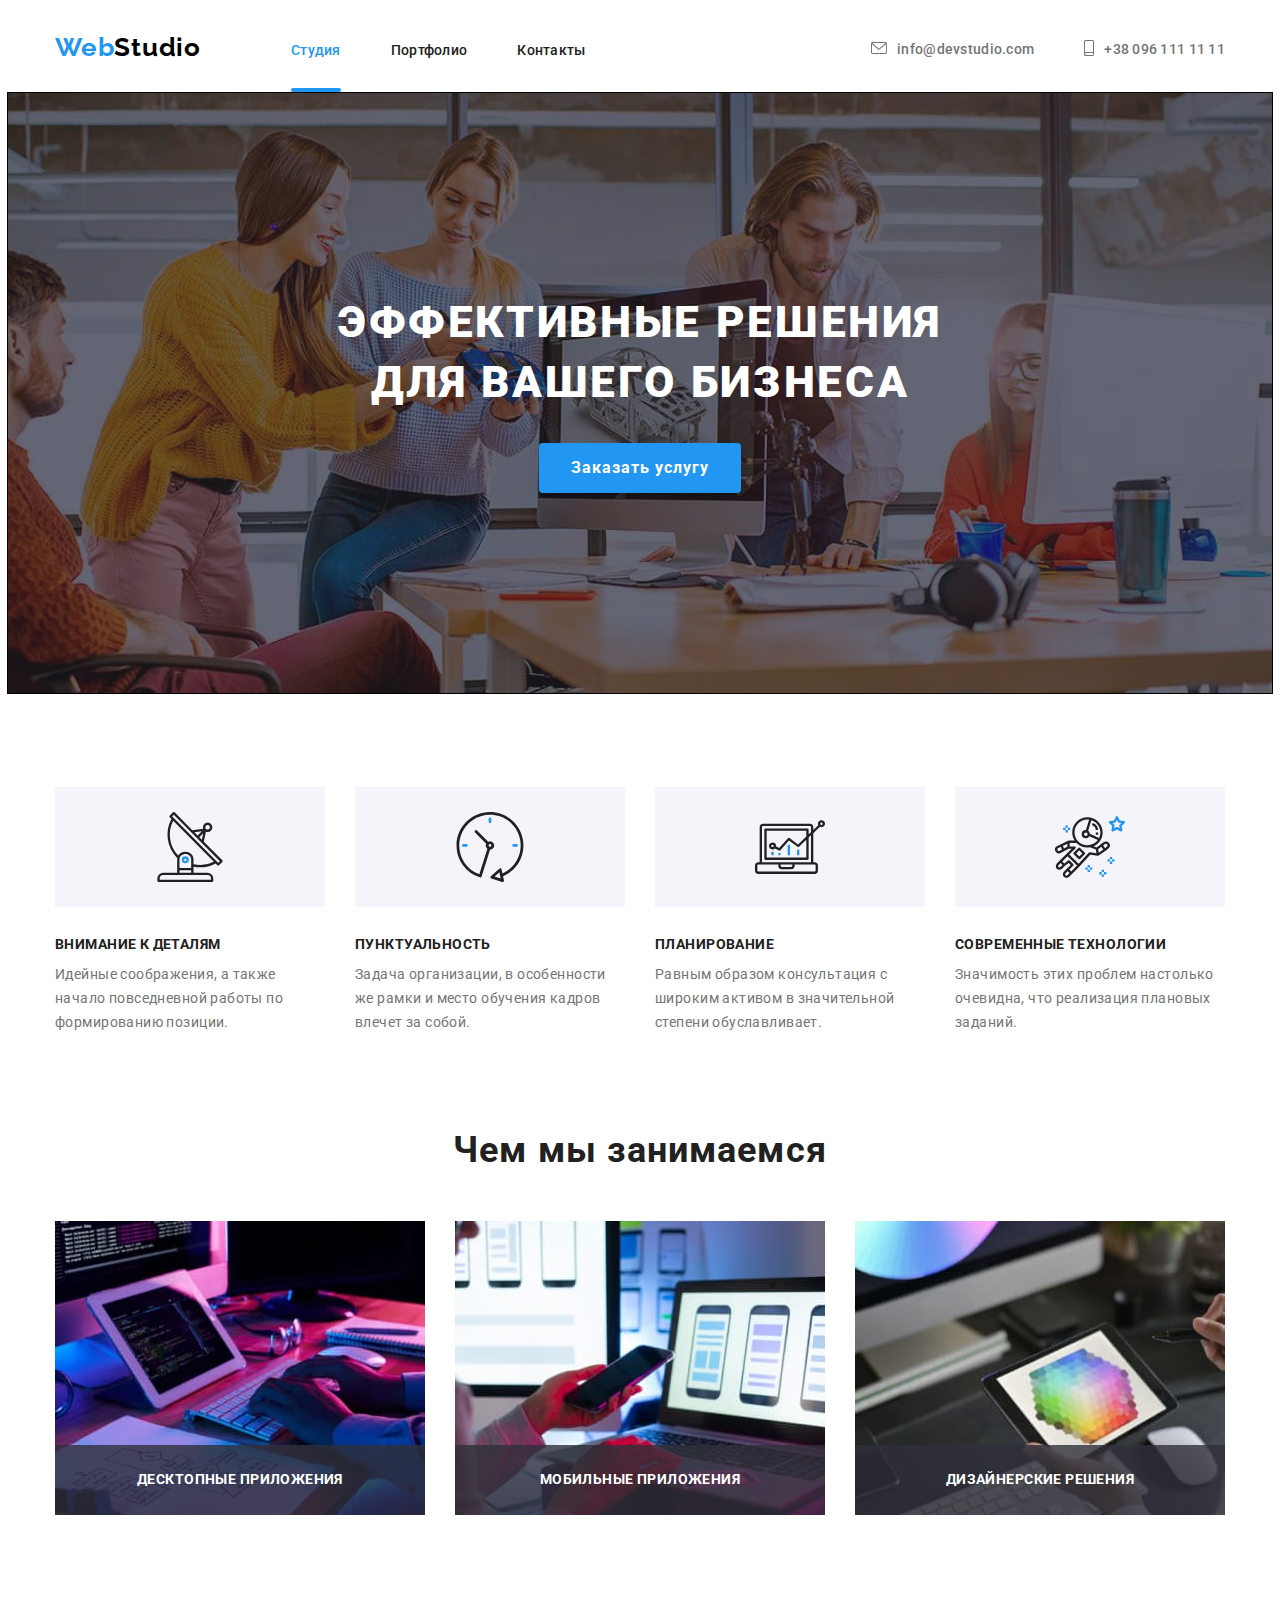
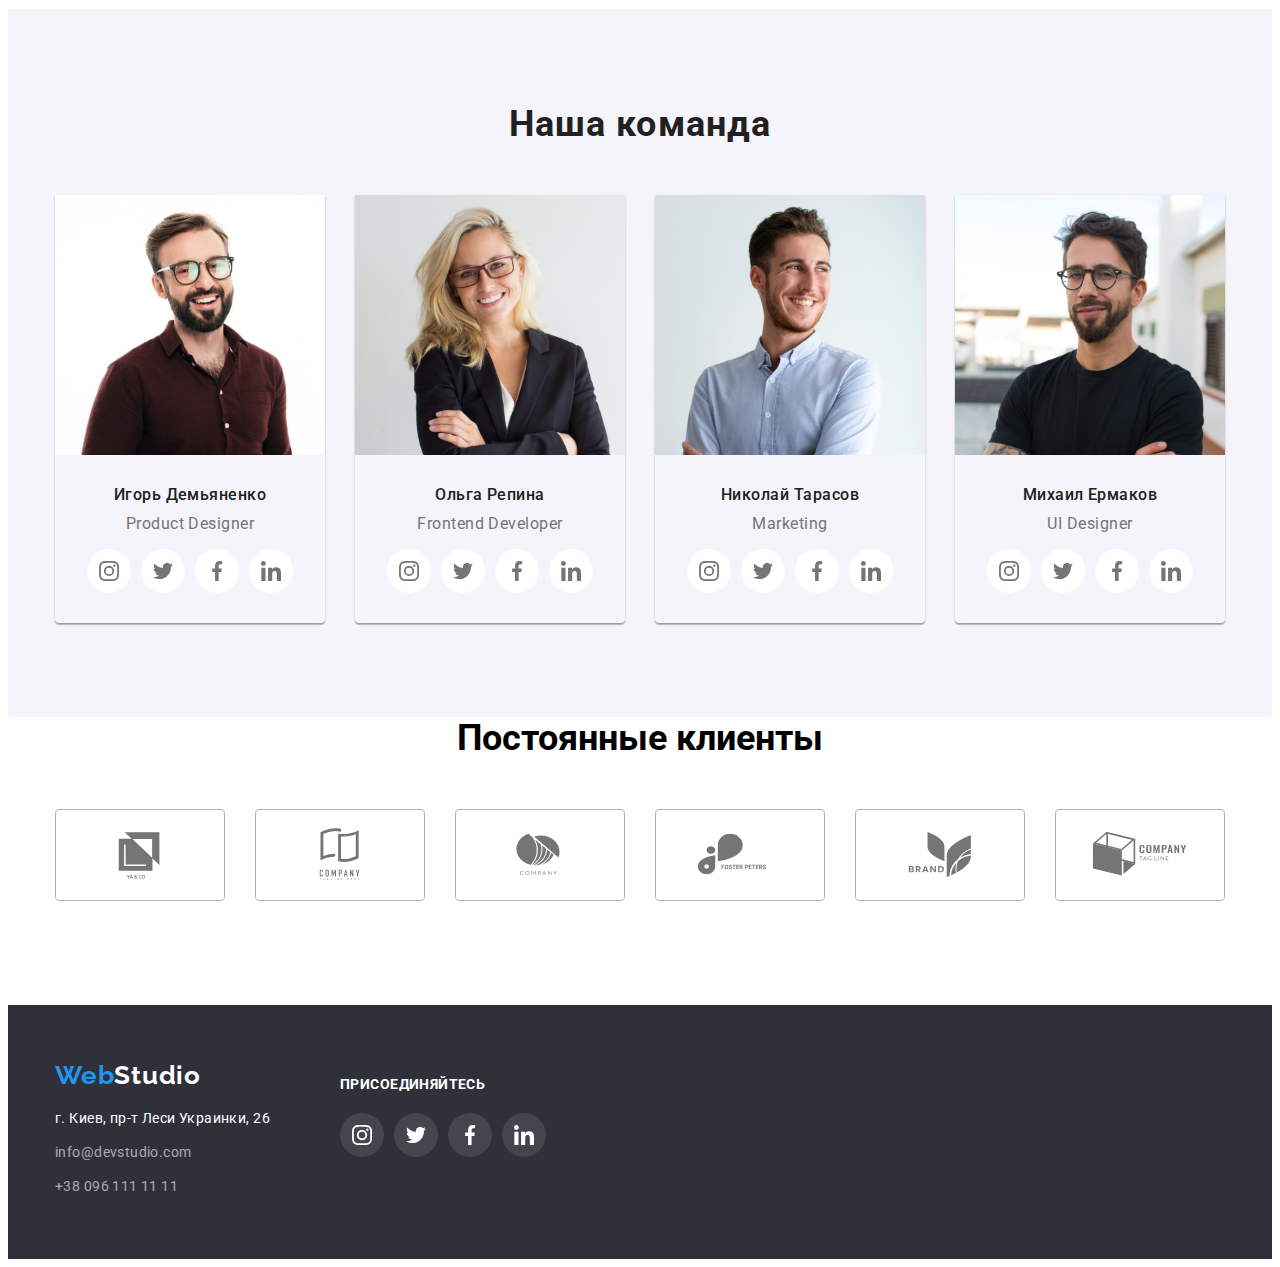
<file: index.html>
<!DOCTYPE html>
<html lang="ru">
  <head>
    <meta charset="UTF-8" />
    <meta http-equiv="X-UA-Compatible" content="IE=edge" />
    <meta name="viewport" content="width=device-width, initial-scale=1.0" />
    <link rel="preconnect" href="https://fonts.googleapis.com" />
    <link rel="preconnect" href="https://fonts.gstatic.com" crossorigin />
    <link
      href="https://fonts.googleapis.com/css2?family=Raleway:wght@700&family=Roboto:wght@400;500;700;900&display=swap"
      rel="stylesheet"
    />
    <link
      rel="stylesheet"
      href="https://cdnjs.cloudflare.com/ajax/libs/modern-normalize/1.1.0/modern-normalize.min.css"
      integrity="sha512-wpPYUAdjBVSE4KJnH1VR1HeZfpl1ub8YT/NKx4PuQ5NmX2tKuGu6U/JRp5y+Y8XG2tV+wKQpNHVUX03MfMFn9Q=="
      crossorigin="anonymous"
      referrerpolicy="no-referrer"
    />
    <link rel="stylesheet" href="styles/style.css" />
    <title>Студия</title>
  </head>
  <body>
    <header class="style-header">
      <div class="container">
        <div class="main-container">
          <nav class="navigation-container">
            <a href="example@studio.com" class="webstudio link"
              ><span class="web-link">Web</span
              ><span class="studio-link">Studio</span></a
            >
            <ul class="navigation list">
              <li class="header-item active">
                <div class="over-first-link">
                  <a href="index.html" class="studio link">Студия</a>
                </div>
              </li>
              <li class="header-item">
                <div class="over-second-link">
                  <a href="portfolio.html" class="portfolio link">Портфолио</a>
                </div>
              </li>
              <li class="header-item">
                <div class="over-thirst-link">
                  <a href="portfolio.html"><a href="#0" class="contacts link">Контакты</a></div>
              </li>
            </ul>
          </nav>
          <ul class="list-contacts list">
            <li>
              <a href="mailto:info@devstudio.com" class="mail link"
                ><span>
                  <svg class="mail-icon" width="16px" height="12px">
                    <use
                      href="./images/icons.svg#icon-icon-mail"
                    ></use></svg></span
                >info@devstudio.com</a
              >
            </li>
            <li>
              <a href="tel:+380961111111" class="telephone link"
                ><span>
                  <svg class="telephone-icon" width="10px" height="16px">
                    <use
                      href="./images/icons.svg#icon-icon-telephone"
                    ></use></svg></span
                >+38 096 111 11 11</a
              >
            </li>
          </ul>
        </div>
      </div>
    </header>
    <!--Main-->
    <main>
      <section class="solutions overlay">
        <h1 class="core">Эффективные решения для вашего бизнеса</h1>
        <button type="button" class="order">Заказать услугу</button>
      </section>
      <section class="section">
        <div class="container">
          <!--Hidden h2-->
          <h2 hidden>Наши преимущества</h2>
          <ul class="list skills">
            <li class="skills-list attention">
              <h3 class="skills-main">Внимание к деталям</h3>
              <p class="skills-about">
                Идейные соображения, а также начало повседневной работы по
                формированию позиции.
              </p>
            </li>
            <li class="skills-list punctuality">
              <h3 class="skills-main">Пунктуальность</h3>
              <p class="skills-about">
                Задача организации, в особенности же рамки и место обучения
                кадров влечет за собой.
              </p>
            </li>
            <li class="skills-list planning">
              <h3 class="skills-main">Планирование</h3>
              <p class="skills-about">
                Равным образом консультация с широким активом в значительной
                степени обуславливает.
              </p>
            </li>
            <li class="skills-list hitech">
              <h3 class="skills-main">Современные технологии</h3>
              <p class="skills-about">
                Значимость этих проблем настолько очевидна, что реализация
                плановых заданий.
              </p>
            </li>
          </ul>
        </div>
      </section>
      <section class="our-work">
        <div class="container">
          <h2 class="our-work-main">Чем мы занимаемся</h2>
          <ul class="list our-work-list">
            <li class="image-list">
              <div class="description-work">
                <img
                  src="./images/img1.jpg"
                  class="image-work"
                  alt="Image 1"
                  width="370"
                />
                <div class="container-description-work">
                  <h3 class="title-work">Десктопные приложения</h3>
                </div>
              </div>
            </li>
            <li class="image-list">
              <div class="description-work">
                <img
                  src="./images/img2.jpg"
                  class="image-work"
                  alt="Image 2"
                  width="370"
                />
                <div class="container-description-work">
                  <h3 class="title-work">Мобильные приложения</h3>
                </div>
              </div>
            </li>
            <li class="image-list">
              <div class="description-work">
                <img
                  src="./images/img3.jpg"
                  class="image-work"
                  alt="Image 3"
                  width="370"
                />
                <div class="container-description-work">
                  <h3 class="title-work">Дизайнерские решения</h3>
                </div>
              </div>
            </li>
          </ul>
        </div>
      </section>
      <section class="section team">
        <div class="container">
          <h2 class="team-main">Наша команда</h2>
          <ul class="list team-list">
            <li class="photo-list">
              <img
                src="./images/photo(1).jpg"
                class="team-photo"
                alt="Photo 1"
                width="270"
              />
              <div class="about-team">
                <h3 class="name">Игорь Демьяненко</h3>
                <p class="job">Product Designer</p>
                <ul class="links-team list">
                  <li class="icon-social">
                    <a class="social-link" href="instagram.com">
                      <svg class="icon" width="20px" height="20px">
                        <use
                          href="./images/icons.svg#icon-icon-instagram"
                        ></use>
                      </svg>
                    </a>
                  </li>
                  <li class="icon-social">
                    <a class="social-link" href="twitter.com">
                      <svg class="icon" width="20px" height="20px">
                        <use href="./images/icons.svg#icon-icon-twitter"></use>
                      </svg>
                    </a>
                  </li>
                  <li class="icon-social">
                    <a class="social-link" href="facebook.com">
                      <svg class="icon" width="20px" height="20px">
                        <use href="./images/icons.svg#icon-icon-facebook"></use>
                      </svg>
                    </a>
                  </li>
                  <li class="icon-social">
                    <a class="social-link" href="vfh">
                      <svg class="icon" width="20px" height="20px">
                        <use href="./images/icons.svg#icon-icon-linkedin"></use>
                      </svg>
                    </a>
                  </li>
                </ul>
              </div>
            </li>
            <li class="photo-list">
              <img
                src="./images/photo(2).jpg"
                class="team-photo"
                alt="Photo 2"
                width="270"
              />
              <div class="about-team">
                <h3 class="name">Ольга Репина</h3>
                <p class="job">Frontend Developer</p>
                <ul class="links-team list">
                  <li class="icon-social">
                    <a class="social-link" href="instagram.com">
                      <svg class="icon" width="20px" height="20px">
                        <use
                          href="./images/icons.svg#icon-icon-instagram"
                        ></use>
                      </svg>
                    </a>
                  </li>
                  <li class="icon-social">
                    <a class="social-link" href="twitter.com">
                      <svg class="icon" width="20px" height="20px">
                        <use href="./images/icons.svg#icon-icon-twitter"></use>
                      </svg>
                    </a>
                  </li>
                  <li class="icon-social">
                    <a class="social-link" href="facebook.com">
                      <svg class="icon" width="20px" height="20px">
                        <use href="./images/icons.svg#icon-icon-facebook"></use>
                      </svg>
                    </a>
                  </li>
                  <li class="icon-social">
                    <a class="social-link" href="vfh">
                      <svg class="icon" width="20px" height="20px">
                        <use href="./images/icons.svg#icon-icon-linkedin"></use>
                      </svg>
                    </a>
                  </li>
                </ul>
              </div>
            </li>
            <li class="photo-list">
              <img
                src="./images/photo(3).jpg"
                class="team-photo"
                alt="Photo 3"
                width="270"
              />
              <div class="about-team">
                <h3 class="name">Николай Тарасов</h3>
                <p class="job">Marketing</p>
                <ul class="links-team list">
                  <li class="icon-social">
                    <a class="social-link" href="instagram.com">
                      <svg class="icon" width="20px" height="20px">
                        <use
                          href="./images/icons.svg#icon-icon-instagram"
                        ></use>
                      </svg>
                    </a>
                  </li>
                  <li class="icon-social">
                    <a class="social-link" href="twitter.com">
                      <svg class="icon" width="20px" height="20px">
                        <use href="./images/icons.svg#icon-icon-twitter"></use>
                      </svg>
                    </a>
                  </li>
                  <li class="icon-social">
                    <a class="social-link" href="facebook.com">
                      <svg class="icon" width="20px" height="20px">
                        <use href="./images/icons.svg#icon-icon-facebook"></use>
                      </svg>
                    </a>
                  </li>
                  <li class="icon-social">
                    <a class="social-link" href="vfh">
                      <svg class="icon" width="20px" height="20px">
                        <use href="./images/icons.svg#icon-icon-linkedin"></use>
                      </svg>
                    </a>
                  </li>
                </ul>
              </div>
            </li>
            <li class="photo-list">
              <img
                src="./images/photo(4).jpg"
                class="team-photo"
                alt="Photo 4"
                width="270"
              />
              <div class="about-team">
                <h3 class="name">Михаил Ермаков</h3>
                <p class="job">UI Designer</p>
                <ul class="links-team list">
                  <li class="icon-social">
                    <a class="social-link" href="instagram.com">
                      <svg class="icon" width="20px" height="20px">
                        <use
                          href="./images/icons.svg#icon-icon-instagram"
                        ></use>
                      </svg>
                    </a>
                  </li>
                  <li class="icon-social">
                    <a class="social-link" href="twitter.com">
                      <svg class="icon" width="20px" height="20px">
                        <use href="./images/icons.svg#icon-icon-twitter"></use>
                      </svg>
                    </a>
                  </li>
                  <li class="icon-social">
                    <a class="social-link" href="facebook.com">
                      <svg class="icon" width="20px" height="20px">
                        <use href="./images/icons.svg#icon-icon-facebook"></use>
                      </svg>
                    </a>
                  </li>
                  <li class="icon-social">
                    <a class="social-link" href="vfh">
                      <svg class="icon" width="20px" height="20px">
                        <use href="./images/icons.svg#icon-icon-linkedin"></use>
                      </svg>
                    </a>
                  </li>
                </ul>
              </div>
            </li>
          </ul>
        </div>
      </section>
      <section class="all-partners">
        <div class="container">
          <h2 class="partners-main">Постоянные клиенты</h2>
          <ul class="partners-list list">
            <li class="partner-icon">
              <a class="partner-link" href="">
                <svg class="partner" width="106px" height="60px">
                  <use href="./images/icons.svg#icon-icon-first-partner"></use>
                </svg>
              </a>
            </li>
            <li class="partner-icon">
              <a class="partner-link" href="">
                <svg class="partner" width="106px" height="60px">
                  <use href="./images/icons.svg#icon-icon-second-partner"></use>
                </svg>
              </a>
            </li>
            <li class="partner-icon">
              <a class="partner-link" href="">
                <svg class="partner" width="106px" height="60px">
                  <use href="./images/icons.svg#icon-icon-thirst-partner"></use>
                </svg>
              </a>
            </li>
            <li class="partner-icon">
              <a class="partner-link" href="">
                <svg class="partner" width="106px" height="60px">
                  <use href="./images/icons.svg#icon-icon-fourth-partner"></use>
                </svg>
              </a>
            </li>
            <li class="partner-icon">
              <a class="partner-link" href="">
                <svg class="partner" width="106px" height="60px">
                  <use href="./images/icons.svg#icon-icon-fifth-partner"></use>
                </svg>
              </a>
            </li>
            <li class="partner-icon">
              <a class="partner-link" href="">
                <svg class="partner" width="106px" height="60px">
                  <use href="./images/icons.svg#icon-icon-sixth-partner"></use>
                </svg>
              </a>
            </li>
          </ul>
        </div>
      </section>
    </main>
    <!--footer-->
    <footer class="footer">
      <div class="container flex-ft">
        <div class="our-contacts">
          <a href="#0" class="link ft-link"
            ><span class="web-link">Web</span
            ><span class="studio-ft">Studio</span></a
          >
          <address class="location">г. Киев, пр-т Леси Украинки, 26</address>
          <ul class="contacts-links list">
            <li>
              <a href="mailto:info@devstudio.com" class="mail-ft link"
                >info@devstudio.com</a
              >
            </li>
            <li>
              <a href="tel:+380961111111" class="telephone-ft link"
                >+38 096 111 11 11</a
              >
            </li>
          </ul>
        </div>
        <div class="social-block">
          <h4 class="main-social">присоединяйтесь</h4>
          <ul class="social-ft list">
            <li class="social-ft-icon">
              <a class="social-link-ft" href="twitter.com">
                <svg class="icon-ft" width="20px" height="20px">
                  <use
                    href="./images/icons.svg#icon-icon-instagram-footer"
                  ></use>
                </svg>
              </a>
            </li>
            <li class="social-ft-icon">
              <a class="social-link-ft" href="twitter.com">
                <svg class="icon-ft" width="20px" height="20px">
                  <use href="./images/icons.svg#icon-icon-twitter-footer"></use>
                </svg>
              </a>
            </li>
            <li class="social-ft-icon">
              <a class="social-link-ft" href="twitter.com">
                <svg class="icon-ft" width="20px" height="20px">
                  <use
                    href="./images/icons.svg#icon-icon-facebook-footer"
                  ></use>
                </svg>
              </a>
            </li>
            <li class="social-ft-icon">
              <a class="social-link-ft" href="twitter.com">
                <svg class="icon-ft" width="20px" height="20px">
                  <use
                    href="./images/icons.svg#icon-icon-linkedin-footer"
                  ></use>
                </svg>
              </a>
            </li>
          </ul>
        </div>
      </div>
    </footer>
  </body>
</html>
</file>
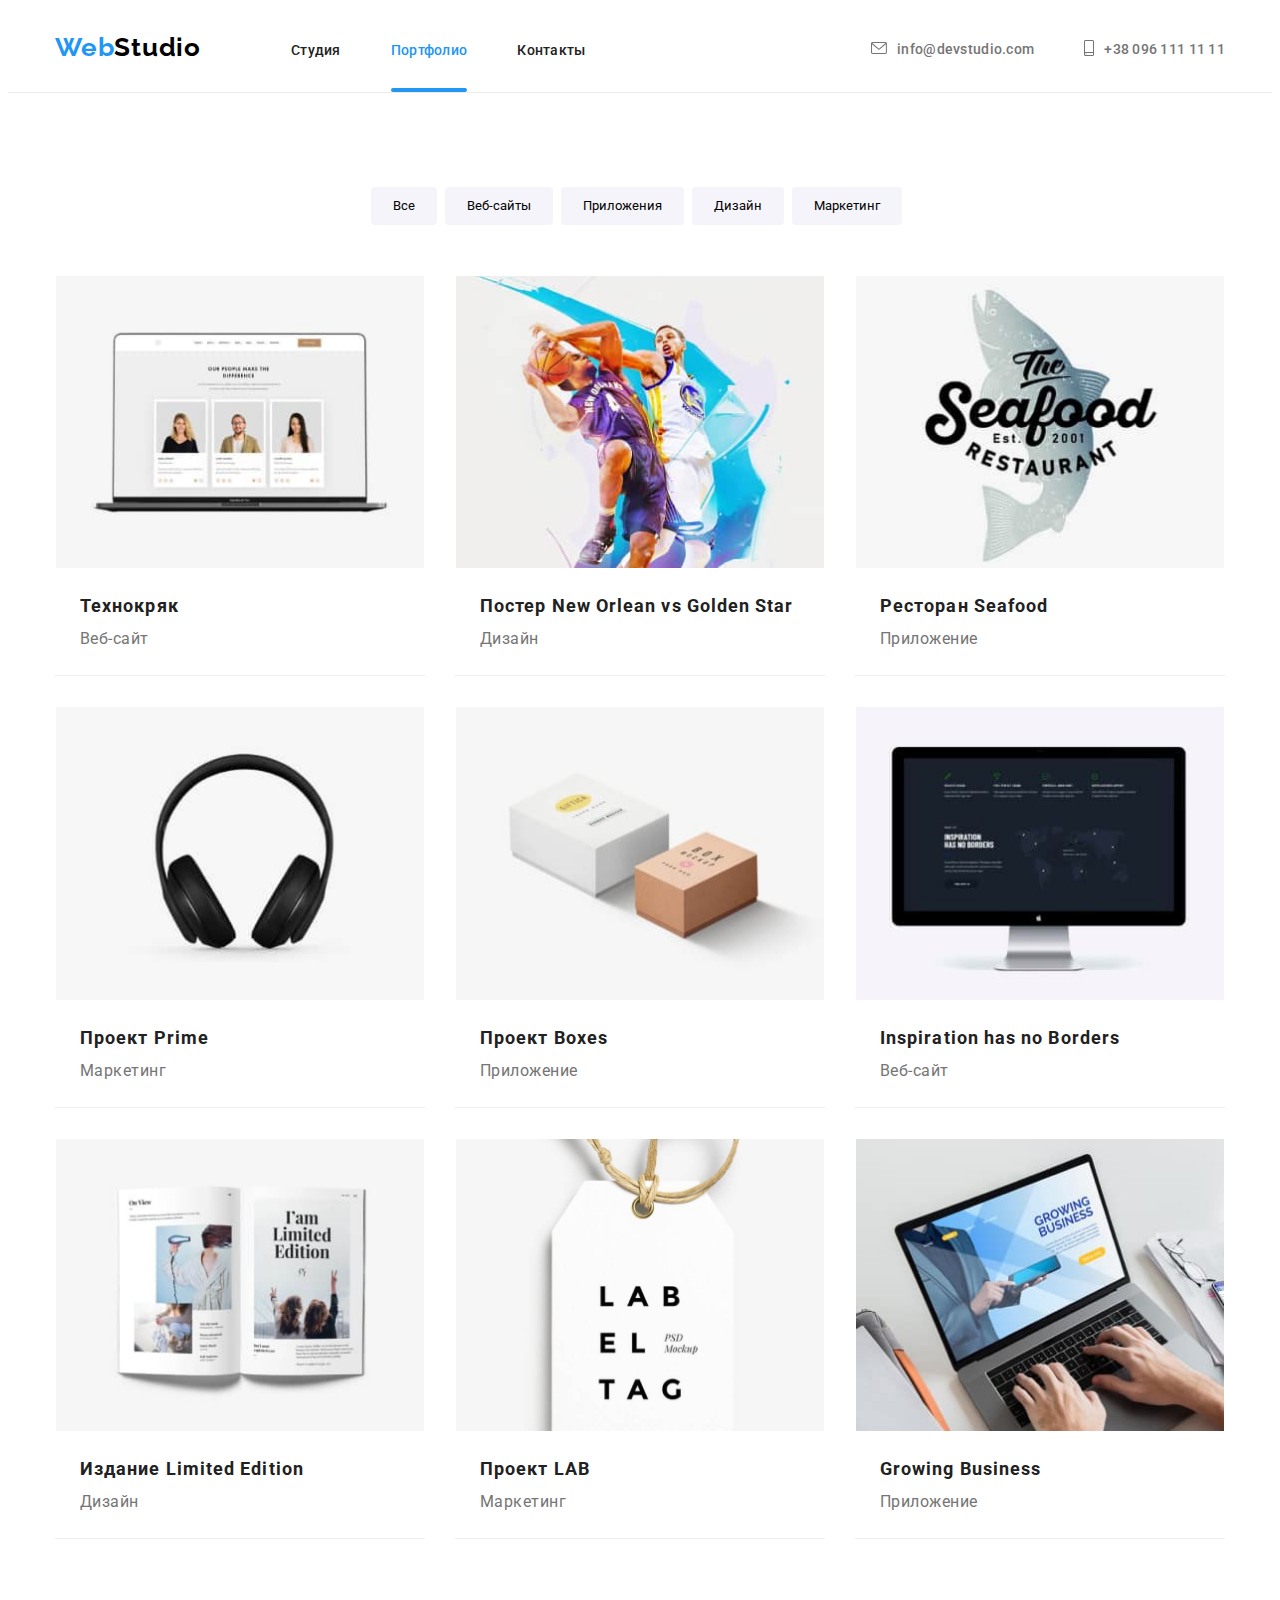
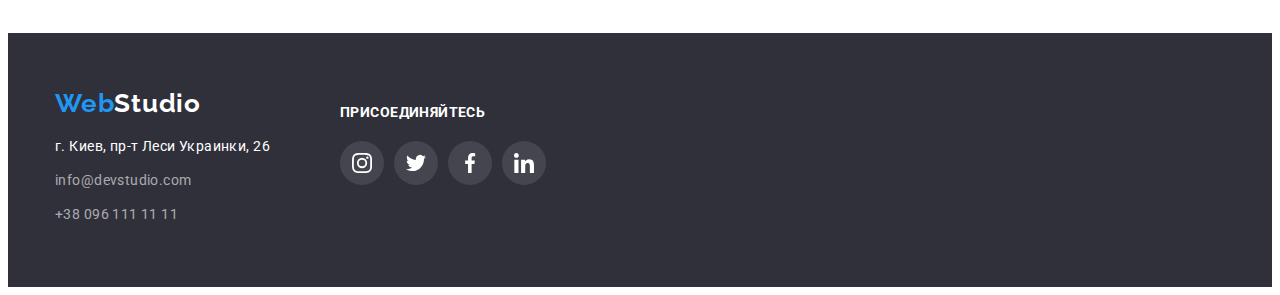
<file: portfolio.html>
<!DOCTYPE html>
<html lang="ru">
  <head>
    <meta charset="UTF-8" />
    <meta http-equiv="X-UA-Compatible" content="IE=edge" />
    <meta name="viewport" content="width=device-width, initial-scale=1.0" />
    <link rel="preconnect" href="https://fonts.googleapis.com" />
    <link rel="preconnect" href="https://fonts.gstatic.com" crossorigin />
    <link
      href="https://fonts.googleapis.com/css2?family=Raleway:wght@700&family=Roboto:wght@400;500;700;900&display=swap"
      rel="stylesheet"
    />
    <link
      rel="stylesheet"
      href="https://cdnjs.cloudflare.com/ajax/libs/modern-normalize/1.1.0/modern-normalize.min.css"
      integrity="sha512-wpPYUAdjBVSE4KJnH1VR1HeZfpl1ub8YT/NKx4PuQ5NmX2tKuGu6U/JRp5y+Y8XG2tV+wKQpNHVUX03MfMFn9Q=="
      crossorigin="anonymous"
      referrerpolicy="no-referrer"
    />
    <link rel="stylesheet" href="styles/style.css" />
    <title>Портфолио</title>
  </head>
  <body>
    <header class="style-header">
      <div class="container">
        <div class="main-container">
          <nav class="navigation-container">
            <a href="example@studio.com" class="webstudio link"
              ><span class="web-link">Web</span
              ><span class="studio-link">Studio</span></a
            >
            <ul class="navigation list">
              <li class="header-item">
                <div class="over-first-link">
                  <a href="index.html" class="studio link">Студия</a>
                </div>
              </li>
              <li class="header-item active">
                <div class="over-second-link">
                  <a href="portfolio.html" class="portfolio link">Портфолио</a>
                </div>
              </li>
              <li class="header-item">
                <div class="over-thirst-link">
                  <a href="portfolio.html"><a href="#0" class="contacts link">Контакты</a></div>
              </li>
            </ul>
          </nav>
          <ul class="list-contacts list">
            <li>
              <a href="mailto:info@devstudio.com" class="mail link"
                ><span>
                  <svg class="mail-icon" width="16px" height="12px">
                    <use
                      href="./images/icons.svg#icon-icon-mail"
                    ></use></svg></span
                >info@devstudio.com</a
              >
            </li>
            <li>
              <a href="tel:+380961111111" class="telephone link"
                ><span>
                  <svg class="telephone-icon" width="10px" height="16px">
                    <use
                      href="./images/icons.svg#icon-icon-telephone"
                    ></use></svg></span
                >+38 096 111 11 11</a
              >
            </li>
          </ul>
        </div>
      </div>
    </header>
    <!--Main-->
    <main>
      <section class="section">
        <div class="container">
          <ul class="filters list">
            <li class="btn-list">
              <button type="button" class="filter-btn">Все</button>
            </li>
            <li class="btn-list">
              <button type="button" class="filter-btn">Веб-сайты</button>
            </li>
            <li class="btn-list">
              <button type="button" class="filter-btn">Приложения</button>
            </li>
            <li class="btn-list">
              <button type="button" class="filter-btn">Дизайн</button>
            </li>
            <li class="btn-list">
              <button type="button" class="filter-btn">Маркетинг</button>
            </li>
          </ul>
          <ul class="list content">
            <li class="content-list">
              <a href="" class="link content-link">
                <div class="img-card">
                  <img
                    src="./images/technockryak.jpg"
                    alt="Технокряк"
                    width="370"
                  />
                  <div class="definition">
                    <p class="card-txt">
                      Технокряк это современная площадка распространения
                      коронавируса. Компании используют эту платформу для
                      цифрового шпионажа и атак на защищённые сервера
                      конкурентов.
                    </p>
                  </div>
                </div>
                <div class="about-card">
                  <h2 class="name-project">Технокряк</h2>
                  <p class="project-description">Веб-сайт</p>
                </div>
              </a>
            </li>
            <li class="content-list">
              <a href="" class="link content-link"
                ><div class="img-card">
                  <img src="./images/design.jpg" alt="Дизайн" width="370" />
                  <div class="definition">
                    <p class="card-txt">
                      Технокряк это современная площадка распространения
                      коронавируса. Компании используют эту платформу для
                      цифрового шпионажа и атак на защищённые сервера
                      конкурентов.
                    </p>
                  </div>
                </div>
                <div class="about-card">
                  <h2 class="name-project">Постер New Orlean vs Golden Star</h2>
                  <p class="project-description">Дизайн</p>
                </div></a
              >
            </li>
            <li class="content-list">
              <a href="" class="link content-link"
                ><div class="img-card">
                  <img
                    src="./images/seafood.jpg"
                    alt="Ресторан Seafood"
                    width="370"
                  />
                  <div class="definition">
                    <p class="card-txt">
                      Технокряк это современная площадка распространения
                      коронавируса. Компании используют эту платформу для
                      цифрового шпионажа и атак на защищённые сервера
                      конкурентов.
                    </p>
                  </div>
                </div>
                <div class="about-card">
                  <h2 class="name-project">Ресторан Seafood</h2>
                  <p class="project-description">Приложение</p>
                </div>
              </a>
            </li>
            <li class="content-list">
              <a href="" class="link content-link"
                ><div class="img-card">
                  <img
                    src="./images/prime.jpg"
                    alt="Проект Prime"
                    width="370"
                  />
                  <div class="definition">
                    <p class="card-txt">
                      Технокряк это современная площадка распространения
                      коронавируса. Компании используют эту платформу для
                      цифрового шпионажа и атак на защищённые сервера
                      конкурентов.
                    </p>
                  </div>
                </div>
                <div class="about-card">
                  <h2 class="name-project">Проект Prime</h2>
                  <p class="project-description">Маркетинг</p>
                </div></a
              >
            </li>
            <li class="content-list">
              <a href="" class="link content-link"
                ><div class="img-card">
                  <img
                    src="./images/boxes.jpg"
                    alt="Проект Boxes"
                    width="370"
                  />
                  <div class="definition">
                    <p class="card-txt">
                      Технокряк это современная площадка распространения
                      коронавируса. Компании используют эту платформу для
                      цифрового шпионажа и атак на защищённые сервера
                      конкурентов.
                    </p>
                  </div>
                </div>
                <div class="about-card">
                  <h2 class="name-project">Проект Boxes</h2>
                  <p class="project-description">Приложение</p>
                </div></a
              >
            </li>
            <li class="content-list">
              <a href="" class="link content-link"
                ><div class="img-card">
                  <img
                    src="./images/inspiration.jpg"
                    alt="Веб-сайт"
                    width="370"
                  />
                  <div class="definition">
                    <p class="card-txt">
                      Технокряк это современная площадка распространения
                      коронавируса. Компании используют эту платформу для
                      цифрового шпионажа и атак на защищённые сервера
                      конкурентов.
                    </p>
                  </div>
                </div>
                <div class="about-card">
                  <h2 class="name-project">Inspiration has no Borders</h2>
                  <p class="project-description">Веб-сайт</p>
                </div>
              </a>
            </li>
            <li class="content-list">
              <a href="" class="link content-link"
                ><div class="img-card">
                  <img
                    src="./images/edition.jpg"
                    alt="Ограниченное издание"
                    width="370"
                  />
                  <div class="definition">
                    <p class="card-txt">
                      Технокряк это современная площадка распространения
                      коронавируса. Компании используют эту платформу для
                      цифрового шпионажа и атак на защищённые сервера
                      конкурентов.
                    </p>
                  </div>
                </div>
                <div class="about-card">
                  <h2 class="name-project">Издание Limited Edition</h2>
                  <p class="project-description">Дизайн</p>
                </div></a
              >
            </li>
            <li class="content-list">
              <a href="" class="link content-link"
                ><div class="img-card">
                  <img src="./images/lab.jpg" alt="Проет Lab" width="370" />
                  <div class="definition">
                    <p class="card-txt">
                      Технокряк это современная площадка распространения
                      коронавируса. Компании используют эту платформу для
                      цифрового шпионажа и атак на защищённые сервера
                      конкурентов.
                    </p>
                  </div>
                </div>
                <div class="about-card">
                  <h2 class="name-project">Проект LAB</h2>
                  <p class="project-description">Маркетинг</p>
                </div></a
              >
            </li>
            <li class="content-list">
              <a href="" class="link content-link"
                ><div class="img-card">
                  <img src="./images/business.jpg" alt="Бизнес" width="370" />
                  <div class="definition">
                    <p class="card-txt">
                      Технокряк это современная площадка распространения
                      коронавируса. Компании используют эту платформу для
                      цифрового шпионажа и атак на защищённые сервера
                      конкурентов.
                    </p>
                  </div>
                </div>
                <div class="about-card">
                  <h2 class="name-project">Growing Business</h2>
                  <p class="project-description">Приложение</p>
                </div></a
              >
            </li>
          </ul>
        </div>
      </section>
    </main>
    <!--Footer-->
    <footer class="footer">
      <div class="container flex-ft">
        <div class="our-contacts">
          <a href="#0" class="link ft-link"
            ><span class="web-link">Web</span
            ><span class="studio-ft">Studio</span></a
          >
          <address class="location">г. Киев, пр-т Леси Украинки, 26</address>
          <ul class="contacts-links list">
            <li>
              <a href="mailto:info@devstudio.com" class="mail-ft link"
                >info@devstudio.com</a
              >
            </li>
            <li>
              <a href="tel:+380961111111" class="telephone-ft link"
                >+38 096 111 11 11</a
              >
            </li>
          </ul>
        </div>
        <div class="social-block">
          <h4 class="main-social">присоединяйтесь</h4>
          <ul class="social-ft list">
            <li class="social-ft-icon">
              <a class="social-link-ft" href="twitter.com">
                <svg class="icon-ft" width="20px" height="20px">
                  <use
                    href="./images/icons.svg#icon-icon-instagram-footer"
                  ></use>
                </svg>
              </a>
            </li>
            <li class="social-ft-icon">
              <a class="social-link-ft" href="twitter.com">
                <svg class="icon-ft" width="20px" height="20px">
                  <use href="./images/icons.svg#icon-icon-twitter-footer"></use>
                </svg>
              </a>
            </li>
            <li class="social-ft-icon">
              <a class="social-link-ft" href="twitter.com">
                <svg class="icon-ft" width="20px" height="20px">
                  <use
                    href="./images/icons.svg#icon-icon-facebook-footer"
                  ></use>
                </svg>
              </a>
            </li>
            <li class="social-ft-icon">
              <a class="social-link-ft" href="twitter.com">
                <svg class="icon-ft" width="20px" height="20px">
                  <use
                    href="./images/icons.svg#icon-icon-linkedin-footer"
                  ></use>
                </svg>
              </a>
            </li>
          </ul>
        </div>
      </div>
    </footer>
  </body>
</html>
</file>
<file: styles/style.css>
:root {
  --main-title-color: rgba(255, 255, 255, 1);
  --second-title-color: rgba(33, 33, 33, 1);
  --main-text-color: rgba(117, 117, 117, 1);
  --second-text-color: rgba(255, 255, 255, 0.6);
  --accent-color: rgba(33, 150, 243, 1);
  --background-color: rgba(255, 255, 255, 1);
  --second-background-color: rgba(47, 48, 58, 1);
}

html {
  box-sizing: border-box;
}

*,
::before,
::after {
  box-sizing: inherit;
}

p,
h1,
h2,
h3,
h4,
h5,
h6 {
  margin: 0;
}

ul {
  margin: 0;
  padding: 0;
}

img {
  display: block;
  max-width: 100%;
  height: auto;
}

footer {
  background-color: var(--second-background-color);
}

*:focus {
  outline: none;
}

body {
  font-family: "Roboto", sans-serif;
  color: black;
  background-color: var(--background-color);
}

.list {
  list-style: none;
}

.link {
  text-decoration: none;
}

.container {
  max-width: 1200px;
  margin: 0 auto;
  padding: 0 15px;
}

/*************************************************************Header**************************************************************************/
.style-header {
  border-bottom: solid 1px rgba(236, 236, 236, 1);
}
.webstudio {
  padding-top: 24px;
}

.webstudio:focus,
.webstudio:hover {
  text-decoration: underline;
}

.web-link {
  font-family: Raleway;
  font-weight: 700;
  font-size: 26px;
  line-height: 1.19;
  letter-spacing: 0.03em;
  color: #2196f3;
}

.studio-link {
  font-family: Raleway;
  font-weight: 700;
  font-size: 26px;
  line-height: 1.19;
  letter-spacing: 0.03em;
  color: black;
}

/*************************************************************Navigation******************************************************************/

.main-container {
  display: flex;
  justify-content: space-between;
}

.navigation-container {
  display: flex;
}

.navigation {
  display: flex;
  list-style: none;
  flex-grow: 1;
  padding-left: 90px;
  padding-top: 32px;
  padding-bottom: 32px;
}
.navigation .active .link::after {
  opacity: 1;
}

.navigation .active .link {
  text-decoration: none;
  color: var(--accent-color);
}

.header-item:not(:last-child) {
  margin-right: 50px;
}

.studio,
.portfolio,
.contacts {
  font-weight: 500;
  font-size: 14px;
  line-height: 1.14;
  letter-spacing: 0.02em;
  color: var(--second-title-color);
  padding: 32px 0;
}

.over-first-link,
.over-second-link,
.over-thirst-link {
  position: relative;
}

.studio::after,
.portfolio::after,
.contacts::after {
  content: "";
  position: absolute;
  width: 100%;
  height: 4px;
  left: 0;
  bottom: -33px;
  display: inline-block;
  background-color: rgba(33, 150, 243, 1);
  border-radius: 2px;
  opacity: 0;
}

.studio:hover,
.studio:focus,
.portfolio:hover,
.portfolio:focus,
.contacts:hover,
.contacts:focus {
  text-decoration: underline;
  color: var(--accent-color);
}

.list-contacts {
  display: flex;
  align-items: center;
}

.mail {
  display: inline-flex;
  align-items: center;
  font-weight: 500;
  font-size: 14px;
  line-height: 1.14;
  letter-spacing: 0.02em;
  color: var(--main-text-color);
  margin-right: 50px;
  padding: 32px 0;
}
.mail-icon {
  display: inline-block;
  margin-right: 10px;
  fill: currentcolor;
}

.mail:hover,
.mail:focus {
  color: var(--accent-color);
}

.telephone {
  display: inline-flex;
  align-items: center;
  font-weight: 500;
  font-size: 14px;
  line-height: 1.14;
  letter-spacing: 0.02em;
  padding: 32px 0;
  color: var(--main-text-color);
}
.telephone-icon {
  display: inline-block;
  margin-right: 10px;
  fill: currentcolor;
}
.telephone:hover,
.telephone:focus {
  color: var(--accent-color);
}

/****************************************************************main*************************************************************************/

.solutions {
  background-color: var(--second-background-color);
  text-align: center;
  padding-bottom: 280px;
}

.overlay {
  max-width: 1600px;
  height: 600px;
  outline: solid 1px black;
  margin-left: auto;
  margin-right: auto;
  background-image: linear-gradient(
      rgba(47, 48, 58, 0.4),
      rgba(47, 48, 58, 0.4)
    ),
    url("../images/background-solutions.jpg");
  background-repeat: no-repeat;
  background-position: center;
  background-size: 1600px;
}

.core {
  font-weight: 900;
  font-size: 44px;
  line-height: 1.36;
  text-align: center;
  letter-spacing: 0.06em;
  text-transform: uppercase;
  max-width: 696px;
  margin: auto;
  padding-top: 200px;
  margin-bottom: 30px;
  color: var(--main-title-color);
}

.order {
  display: inline-flex;
  font-family: Roboto;
  font-weight: 700;
  font-size: 16px;
  line-height: 1.88;
  text-align: center;
  letter-spacing: 0.06em;
  color: #ffffff;
  background: #2196f3;
  box-shadow: 0px 4px 4px rgba(0, 0, 0, 0.15);
  border-radius: 4px;
  padding: 10px 32px;
  border: none;
  cursor: pointer;
}

.order:hover,
.order:focus {
  background-color: #188ce8;
}
/***************************************************************Skills**********************************************************************/
.section {
  padding: 94px 0;
}
.skills {
  display: flex;
  margin-right: -30px;
}

.skills-list {
  flex-basis: calc(100% / 4 - 30px);
  margin-right: 30px;
}

.skills-list::before {
  content: "";
  display: block;
  height: 120px;
  background-repeat: no-repeat;
  background-size: 70px;
  background-position: center;
  background-color: rgba(245, 244, 250, 1);
  margin-bottom: 30px;
}

.attention::before {
  background-image: url(../images/antenna.svg);
}

.punctuality::before {
  background-image: url(../images/clock.svg);
}

.planning::before {
  background-image: url(../images/diagram.svg);
}

.hitech::before {
  background-image: url(../images/astronaut.svg);
}

.skills-main {
  font-size: 14px;
  line-height: 1.14;
  letter-spacing: 0.03em;
  text-transform: uppercase;
  color: var(--second-title-color);
  padding-bottom: 10px;
}

.skills-about {
  font-size: 14px;
  line-height: 1.71;
  letter-spacing: 0.03em;
  color: var(--main-text-color);
}
/************************************************************Our Work********************************************************************/
.our-work {
  padding-bottom: 94px;
}

.our-work-main {
  font-size: 36px;
  line-height: 1.17;
  text-align: center;
  letter-spacing: 0.03em;
  color: var(--second-title-color);
  padding-bottom: 50px;
}

.our-work-list {
  display: flex;
  margin-right: -30px;
}

.description-work {
  position: relative;
}

.container-description-work {
  position: absolute;
  bottom: 0;
  left: 0;
  width: 100%;
  height: 23.8%;
  background-color: rgba(47, 48, 58, 0.8);
  display: flex;
  justify-content: center;
  align-items: center;
}

.title-work {
  font-size: 14px;
  line-height: 1.14;
  text-align: center;
  letter-spacing: 0.03em;
  text-transform: uppercase;
  color: var(--main-title-color);
}
.image-list {
  flex-basis: calc(100% / 3 - 30px);
  margin-right: 30px;
}

/***************************************************************Team********************************************************************/
.team {
  background-color: #f5f4fa;
}

.team-main {
  font-size: 36px;
  line-height: 1.17;
  text-align: center;
  letter-spacing: 0.03em;
  margin-bottom: 50px;
  color: var(--second-title-color);
}

.team-list {
  display: flex;
  margin-right: -30px;
}

.photo-list {
  flex-basis: calc(100% / 4 - 30px);
  margin-right: 30px;
  box-shadow: 0px 1px 3px rgba(0, 0, 0, 0.12), 0px 1px 1px rgba(0, 0, 0, 0.14),
    0px 2px 1px rgba(0, 0, 0, 0.2);
  border-radius: 0px 0px 4px 4px;
  text-align: center;
}

.about-team {
  padding-bottom: 30px;
  margin-top: 30px;
}
.name {
  display: inline-block;
  font-weight: 500;
  font-size: 16px;
  line-height: 1.19px;
  letter-spacing: 0.03em;
  color: var(--second-title-color);
}

.job {
  margin-top: 10px;
  margin-bottom: 16px;
  font-size: 16px;
  line-height: 1.19;
  letter-spacing: 0.03em;
  color: var(--main-text-color);
}

.links-team {
  display: flex;
  justify-content: center;
}
.icon-social {
  width: 44px;
  height: 44px;
}
.icon-social:not(:last-child) {
  margin-right: 10px;
}

.social-link {
  width: 100%;
  height: 100%;
  display: flex;
  border-radius: 50%;
  align-items: center;
  justify-content: center;
  background-color: var(--background-color);
  color: var(--main-text-color);
}

.icon {
  width: 20px;
  height: 20px;
  fill: currentcolor;
}

.social-link:hover,
.social-link:focus {
  background-color: var(--accent-color);
  color: var(--main-title-color);
}

/*************************************************************Our partners*******************************************************************/
.all-partners {
  padding-bottom: 104px;
}
.partners-main {
  font-size: 36px;
  line-height: 1.17;
  text-align: center;
  letter-spacing: 3%;
  margin-bottom: 50px;
}

.partners-list {
  display: flex;
  margin-left: -30px;
}
.partner-icon {
  width: 170px;
  height: 92px;
  flex-basis: calc(100% / 6 - 30px);
  margin-left: 30px;
}
.partner-link {
  display: flex;
  justify-content: center;
  align-items: center;
  width: 100%;
  height: 100%;
  color: var(--main-text-color);
  border: 1px solid #afb1b8;
  border-radius: 4px;
}

.partner {
  width: 106px;
  height: 60px;
  fill: currentColor;
}

.partner-link:hover,
.partner-link:focus {
  color: var(--accent-color);
  border: 1px solid var(--accent-color);
  border-radius: 4px;
}
/*************************************************************Footer**************************************************************************/
.footer {
  background-color: #2f303a;
  max-width: 1600px;
  margin: 0 auto;
}
.flex-ft {
  display: flex;
  justify-content: left;
}

.our-contacts {
  margin-right: 70px;
}

.ft-link {
  display: inline-flex;
  padding-top: 60px;
  margin-bottom: 20px;
  border-bottom: 1px solid transparent;
}

.ft-link span {
  display: inline-flex;
  line-height: 0.8;
}

.ft-link:hover,
.ft-link:focus {
  border-color: #ffffff;
}

.studio-ft {
  font-family: Raleway;
  font-weight: 700;
  font-size: 26px;
  line-height: 1.19;
  letter-spacing: 0.03em;
  color: #ffffff;
}

.location {
  font-style: normal;
  font-size: 14px;
  line-height: 1.71;
  letter-spacing: 0.03em;
  color: #ffffff;
  padding-bottom: 10px;
}

.mail-ft {
  font-size: 14px;
  line-height: 1.71;
  letter-spacing: 0.03em;
  color: var(--second-text-color);
}

.mail-ft:hover,
.mail-ft:focus {
  text-decoration: underline;
  color: var(--accent-color);
}

.telephone-ft {
  display: block;
  font-size: 14px;
  line-height: 1.71;
  letter-spacing: 0.03em;
  color: var(--second-text-color);
  padding-bottom: 60px;
  padding-top: 10px;
}

.telephone-ft:hover,
.telephone-ft:focus {
  text-decoration: underline;
  color: var(--accent-color);
}

.main-social {
  font-size: 14px;
  line-height: 1.14;
  letter-spacing: 0.03em;
  text-transform: uppercase;
  color: var(--main-title-color);
  padding-top: 72px;
  margin-bottom: 20px;
}

.social-ft {
  display: flex;
  justify-content: center;
}

.social-ft-icon {
  width: 44px;
  height: 44px;
}
.social-ft-icon:not(:last-child) {
  margin-right: 10px;
}
.social-link-ft {
  display: flex;
  justify-content: center;
  align-items: center;
  width: 100%;
  height: 100%;
  border-radius: 50%;
  background-color: rgba(255, 255, 255, 0.1);
}

.social-link-ft:hover,
.social-link-ft:focus {
  background-color: var(--accent-color);
}
/***************************************************************Портфолио********************************************************************/

.filters {
  display: flex;
  justify-content: center;
  font-weight: 500;
  font-size: 16px;
  line-height: 1.63;
  text-align: center;
  letter-spacing: 0.03em;
  margin-bottom: 50px;
  color: var(--second-title-color);
}

.filter-btn {
  font-family: Roboto;
  padding: 0 22px;
  height: 38px;
  background: #f5f4fa;
  border-radius: 4px;
  margin-right: 8px;
  border: none;
  cursor: pointer;
}

.filter-btn:focus,
.filter-btn:hover {
  color: #ffffff;
  background: var(--accent-color);
  box-shadow: 0px 3px 1px rgba(143, 140, 140, 0.1),
    0px 1px 2px rgba(0, 0, 0, 0.08), 0px 2px 2px rgba(58, 51, 51, 0.12);
}

.content {
  display: flex;
  flex-wrap: wrap;
  margin-bottom: -30px;
  margin-right: -30px;
}

.content-list {
  flex-basis: calc(100% / 3 - 30px);
  margin-right: 30px;
  margin-bottom: 30px;
  border-bottom: solid 1px rgba(238, 238, 238, 1);
}

.img-card {
  position: relative;
}

.definition {
  position: absolute;
  width: 100%;
  height: 100%;
  top: 50%;
  left: 50%;
  transform: translate(-50%, -50%);
  display: flex;
  align-items: center;
  justify-content: center;
  background-color: rgba(33, 150, 243, 0.9);
  opacity: 0;
}

.content-link:hover .definition {
  opacity: 1;
}
.card-txt {
  width: 322px;
  font-size: 18px;
  line-height: 1.55;
  letter-spacing: 0.03em;
  color: var(--main-title-color);
}
.content-link {
  display: block;
  border: 1px solid transparent;
}
.content-link:focus,
.content-link:hover {
  border: 1px solid #eeeeee;
  box-shadow: 0px 1px 1px rgba(0, 0, 0, 0.12), 0px 4px 4px rgba(0, 0, 0, 0.06),
    1px 4px 6px rgba(0, 0, 0, 0.16);
}

.about-card {
  padding: 20px 24px;
}

.name-project {
  font-size: 18px;
  line-height: 2;
  letter-spacing: 0.06em;
  color: var(--second-title-color);
}

.project-description {
  font-size: 16px;
  line-height: 1.88;
  letter-spacing: 0.03em;
  color: var(--main-text-color);
}
</file>
